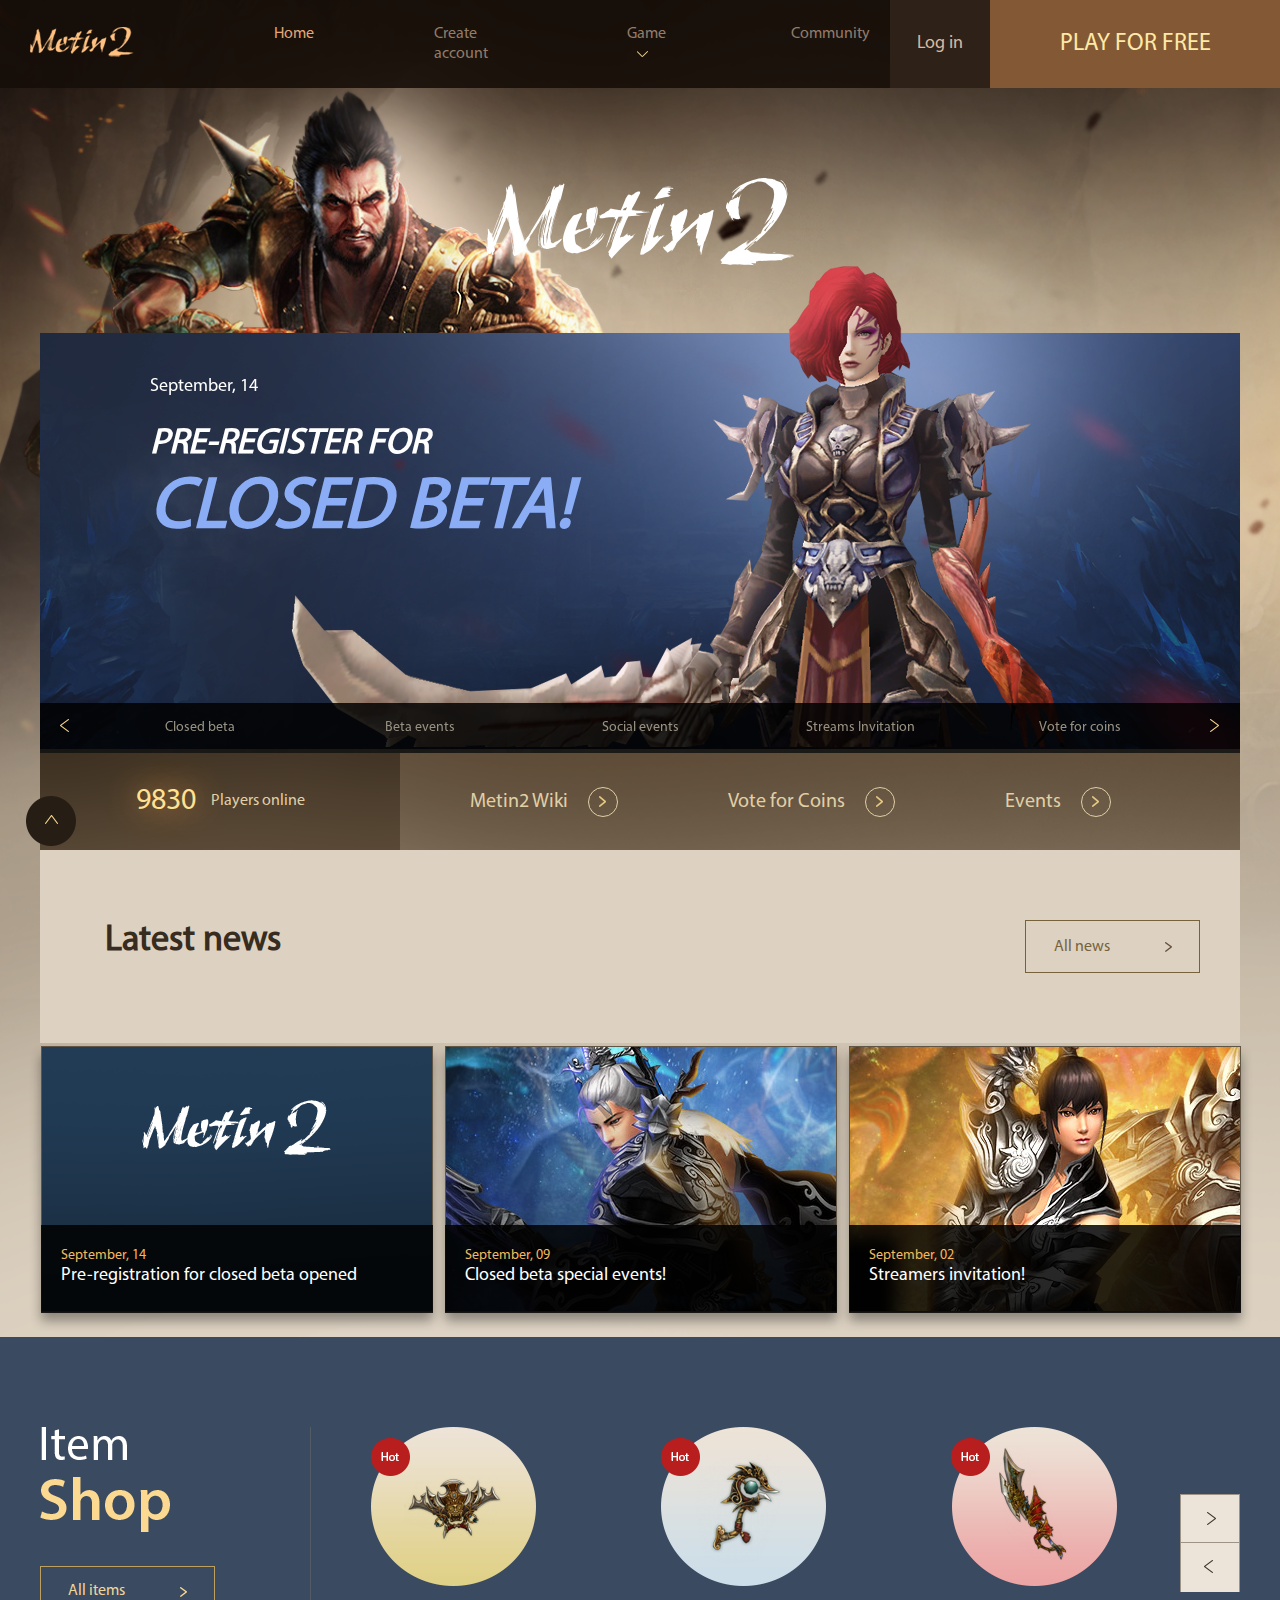
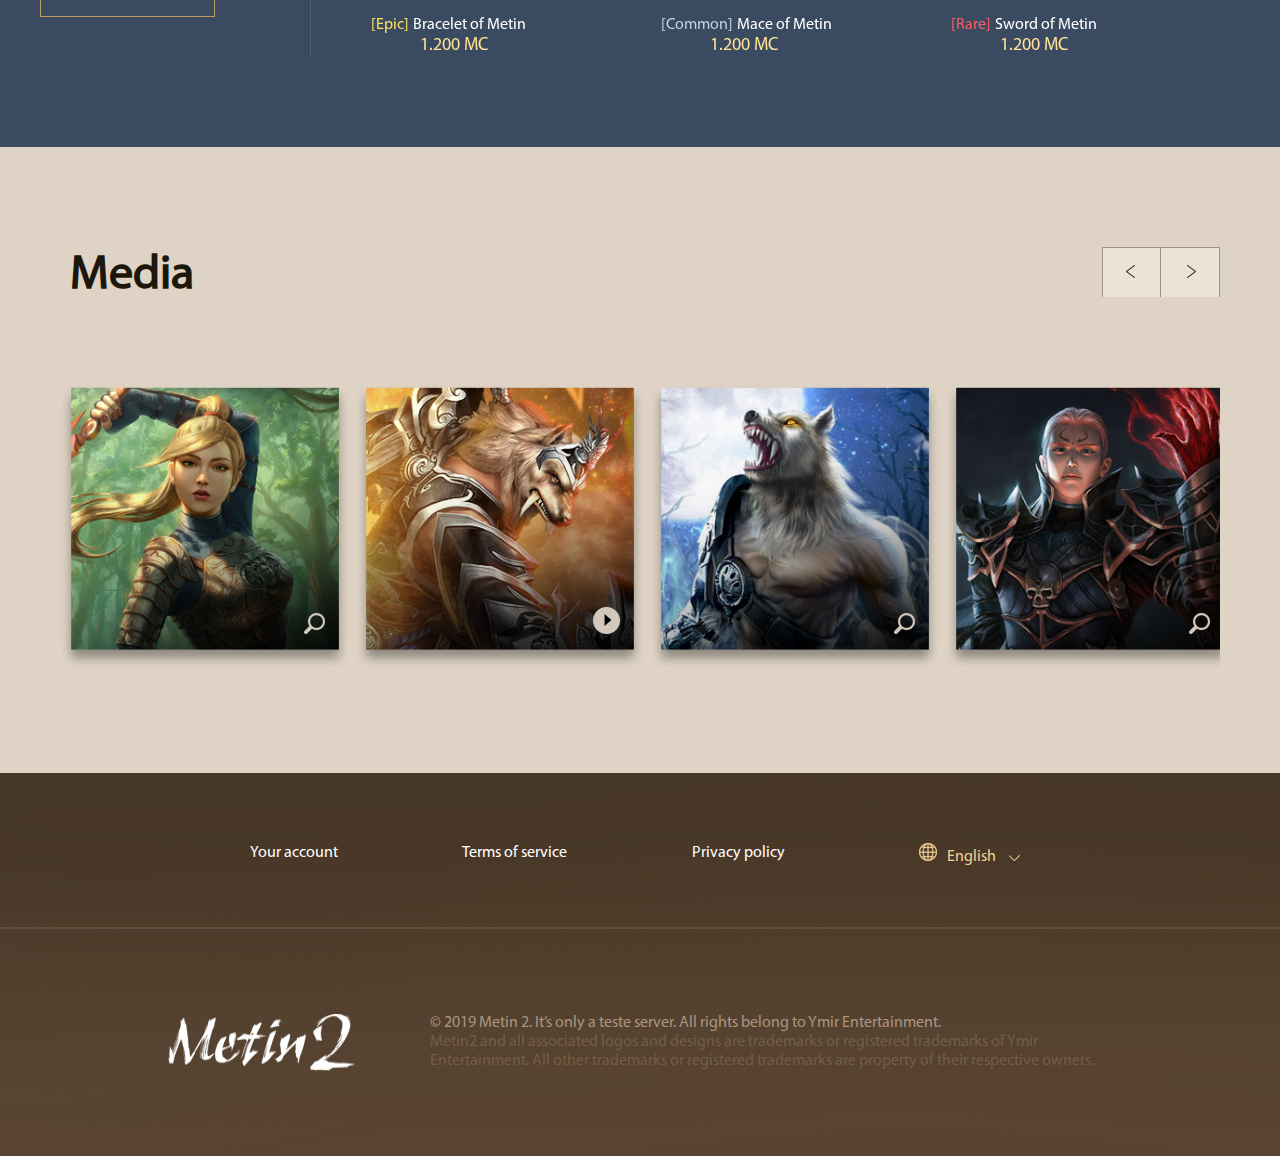
<file: index.html>
<!DOCTYPE html>
<html lang="en">
<head>
    <meta charset="UTF-8">
    <meta name="viewport" content="width=device-width, initial-scale=1.0">
    <link rel="stylesheet" href="css/style.css">
    <title>Metin 2</title>
</head>
<body>
    
    <header class="header" id="header">
        <div class="header__menu">
           <div class="header__logo">
              <a href=""><img src="./images/header-logo.png" alt="logo"></a>
              <div class="header__nav">
                 <div class="header__nav--block"><a class="header__nav--first" href="">Home</a></div>
                 <div class="header__nav--block"><a class="header__nav--link" href="">Create account</a></div>
                 <div class="header__nav--block header__arrow"><a class="header__nav--link" href="">Game<img
                          src="./images/game-arrow.png" alt="arrow"></a>
                    <div class="header__hover">
                       <ul>
                          <a href="">
                             <li>Dota</li>
                          </a>
                          <a href="">
                             <li>WOW</li>
                          </a>
                          <a href="">
                             <li>CSGO</li>
                          </a>
                          <a href="">
                             <li>FIFA 2020</li>
                          </a>
                       </ul>
                    </div>
                 </div>
                 <div class="header__nav--block"><a class="header__nav--link" href="">Community</a></div>
              </div>
           </div>
           <div class="header__buttons">
              <button class="header__buttons--log">Log in</button>
              <button id="button" class="header__buttons--play">Play for free</button>
           </div>
           <div class="header__burger">
              <span></span>
          </div>
          <div class="header__mobile">
           <ul>
              <li><a href="">Home</a></li>
              <li><a href="">Create account</a></li>
              <li><a href="">Game</a></li>
              <li><a href="">Community</a></li>
           </ul>
           <div class="header__mobile--btn">
              <button class="header__buttons--logMob">Log in</button>
              <button class="header__buttons--play">Play for free</button>
           </div>
          </div>
        </div>
     </header>
  
     <div class="main__title">
        <img src="./images/title.png" alt="">
     </div>
  
     <div class="container">
        <section class="info">
           <div class="container">
              <div class="slider">
                 <div class="slider__block">
                    <div class="slider__text">
                       <p class="slider__text--date">September, 14</p>
                       <p class="slider__text--register">Pre-Register for</p>
                        <p class="slider__text--closed">Closed beta!</p>
                    </div>
                    <img src="./images/slider.png" alt="">
                 </div>
                 <div class="slider__block">
                    <div class="slider__text">
                        <p class="slider__text--date">September, 15</p>
                        <p class="slider__text--register">Pre-Register for</p>
                         <p class="slider__text--closed">Closed beta!</p>
                    </div>
                    <img src="./images/slider.png" alt="">
                 </div>
                 <div class="slider__block">
                    <div class="slider__text">
                        <p class="slider__text--date">September, 16</p>
                        <p class="slider__text--register">Pre-Register for</p>
                         <p class="slider__text--closed">Closed beta!</p>
                    </div>
                    <img src="./images/slider.png" alt="">
                 </div>
                 <div class="slider__block">
                    <div class="slider__text">
                        <p class="slider__text--date">September, 17</p>
                        <p class="slider__text--register">Pre-Register for</p>
                         <p class="slider__text--closed">Closed beta!</p>
                    </div>
                    <img src="./images/slider.png" alt="">
                 </div>
                 <div class="slider__block">
                    <div class="slider__text">
                        <p class="slider__text--date">September, 18</p>
                        <p class="slider__text--register">Pre-Register for</p>
                         <p class="slider__text--closed">Closed beta!</p>
                    </div>
                    <img src="./images/slider.png" alt="">
                 </div>
              </div>
  
              <div class="slider__info">
                 <div class="slider__row">
                    <div class="slider__col">
                       <p>Closed beta</p>
                    </div>
                    <div class="slider__col">
                       <p>Beta events</p>
                    </div>
                    <div class="slider__col">
                       <p>Social events</p>
                    </div>
                    <div class="slider__col">
                       <p>Streams Invitation</p>
                    </div>
                    <div class="slider__col">
                       <p>Vote for coins</p>
                    </div>
                 </div>
              </div>
  
           </div>
        </section>
  
        <section class="players">
           <div class="players__main">
              <div class="players__online">
                 <div class="players__online--text">
                    <span class="players__text--num">9830</span><span class="players__text--user">Players online</span>
                 </div>
              </div>
              <div class="players__other">
                 <div class="players__name">
                    <div class="players__name--block">
                        <a href="">Metin2 Wiki <div class="players__circle"><img src="./images/players__arrow.png" alt=""></div></a>
                    </div>
                    <div class="players__name--block">
                       <a href="">Vote for Coins<div class="players__circle"><img src="./images/players__arrow.png" alt=""></div></a>
                    </div>
                    <div class="players__name--block">
                       <a href="">Events<div class="players__circle"><img src="./images/players__arrow.png" alt=""></div></a>
                    </div>
                 </div>
              </div>
           </div>
        </section>
  
        <section class="news">
           <div class="news__main">
              <h3>Latest news</h3>
              <button type="button"> <span class="news__btn--span">All news</span><img class="news__arrow" src="./images/news-arrow.png" alt="">
                 <img class="news__arrow--hover" src="./images/news-arrow-hover.png" alt=""></button>
           </div>
        </section>
  
        <section class="portfolio">
           <div class="portfolio__main">
              <div class="portfolio__block">
                 <img src="./images/portfolio1.png" alt="">
                 <div class="portfolio__block--text">
                    <span>September, 14</span>
                    <p>Pre-registration for closed beta opened</p>
                 </div>
              </div>
              <div class="portfolio__block">
                 <img src="./images/portfolio2.png" alt="">
                 <div class="portfolio__block--text">
                    <span>September, 09</span>
                    <p>Closed beta special events!</p>
                 </div>
              </div>
              <div class="portfolio__block">
                 <img src="./images/portfolio3.png" alt="">
                 <div class="portfolio__block--text">
                    <span>September, 02</span>
                    <p>Streamers invitation!</p>
                 </div>
              </div>
           </div>
        </section>
     </div>
  
     <section class="shop">
        <div class="container">
           <div class="shop__main">
              <div class="shop__all">
                 <img src="./images/shop-logo.png" alt="">
                 <div class="shop__all--btn">
                    <button type="button">All items <img src="./images/shop-arrow.png" alt=""></button>
                 </div>
              </div>
  
              <div class="shop__slider">
                 <div class="shop__slider--item">
                    <img src="./images/shop-item1.png" alt="">
                    <div class="shop__slider--text">
                       <span class="shop__slider--Epic">[Epic]</span>
                       <span class="shop__slider--Name">Bracelet of Metin</span>
                       <p class="shop__slider--num">1.200 MC</p>
                    </div>
                 </div>
                 <div class="shop__slider--item">
                    <img src="./images/shop-item2.png" alt="">
                    <div class="shop__slider--text">
                       <span class="shop__slider--Common">[Common]</span>
                       <span class="shop__slider--Name">Mace of Metin</span>
                       <p class="shop__slider--num">1.200 MC</p>
                    </div>
                 </div>
                 <div class="shop__slider--item">
                    <img src="./images/shop-item3.png" alt="">
                    <div class="shop__slider--text">
                       <span class="shop__slider--Rare">[Rare]</span>
                       <span class="shop__slider--Name">Sword of Metin</span>
                       <p class="shop__slider--num">1.200 MC</p>
                    </div>
                 </div>
                 <div class="shop__slider--item">
                    <img src="./images/shop-item1.png" alt="">
                    <div class="shop__slider--text">
                       <span class="shop__slider--Common">[Common]</span>
                       <span class="shop__slider--Name">Mace of Metin</span>
                       <p class="shop__slider--num">1.200 MC</p>
                    </div>
                 </div>
                 <div class="shop__slider--item">
                    <img src="./images/shop-item2.png" alt="">
                    <div class="shop__slider--text">
                       <span class="shop__slider--Rare">[Rare]</span>
                       <span class="shop__slider--Name">Sword of Metin</span>
                       <p class="shop__slider--num">1.200 MC</p>
                    </div>
                 </div>
              </div>
           </div>
  
        </div>
        </div>
     </section>
  
     <section class="media">
        <div class="media__container">
           <div class="media__main">
              <div class="media__title">Media</div>
              <div class="media__slider">
                 <div class="media__slider--item">
                    <img class="media__slider--img" src="./images/media1.png" alt="">
                    <a href=""><img src="./images/media-search.png" alt=""></a>
                 </div>
                 <div class="media__slider--item">
                    <img class="media__slider--img" src="./images/media2.png" alt="">
                    <a href=""><img src="./images/media-play.png" alt=""></a>
                 </div>
                 <div class="media__slider--item">
                    <img class="media__slider--img" src="./images/media3.png" alt="">
                    <a href=""><img src="./images/media-search.png" alt=""></a>
                 </div>
                 <div class="media__slider--item">
                    <img class="media__slider--img" src="./images/media4.png" alt="">
                    <a href=""><img src="./images/media-search.png" alt=""></a>
                 </div>
                 <div class="media__slider--item">
                    <img class="media__slider--img" src="./images/media1.png" alt="">
                    <a href=""><img src="./images/media-search.png" alt=""></a>
                 </div>
                 <div class="media__slider--item">
                    <img class="media__slider--img" src="./images/media3.png" alt="">
                    <a href=""><img src="./images/media-search.png" alt=""></a>
                 </div>
                 <div class="media__slider--item">
                    <img class="media__slider--img" src="./images/media4.png" alt="">
                    <a href=""><img src="./images/media-search.png" alt=""></a>
                 </div>
              </div>
           </div>
        </div>
     </section>
  
     <footer class="footer">
        <div class="footer__container">
           <div class="footer__nav">
              <div class="footer__nav--block"><a class="footer__nav--link" href="">Your account</a></div>
              <div class="footer__nav--block"><a class="footer__nav--link" href="">Terms of service</a></div>
              <div class="footer__nav--block"><a class="footer__nav--link" href="">Privacy policy</a></div>
              <div class="footer__nav--block footer__nav--arrow">
                 <span class="footer__nav--link footer__nav--linkLang">
                    <img src="./images/footer-lang.png" alt="">English 
                    <img src="./images/footer-arrow.png" alt="">
                 </span>
                 <div class="footer__hover">
                    <ul>
                       <a href="">
                          <li>French</li>
                       </a>
                       <a href="">
                          <li>Spanish</li>
                       </a>
                       <a href="">
                          <li>German</li>
                       </a>
                       <a href="">
                          <li>Swedish</li>
                       </a>
                    </ul>
                 </div>
              </div>   
           </div>
        </div>
        <div class="footer__info">
           <img src="./images/footer-logo.png" alt="">
           <div class="footer__info--text">
              <p class="footer__info--textMain">© 2019 Metin 2. It’s only a teste server. All rights belong to Ymir Entertainment.</p>
              <p class="footer__info--textOther">Metin2 and all associated logos and designs are trademarks or registered trademarks of 
                 Ymir Entertainment. All other trademarks or registered trademarks are property of their respective
                 owners.
              </p>
           </div>
        </div>
     </footer>
  
     <div class="scroll">
        <a class="scroll__link" href="#header"><img src="./images/scroll.png" alt=""></a>
     </div>
  
  
     <script src="https://code.jquery.com/jquery-3.5.1.min.js"></script>
     <script src="js/slick.min.js"></script>
     <script src="js/main.js"></script>
</body>
</html>
</file>
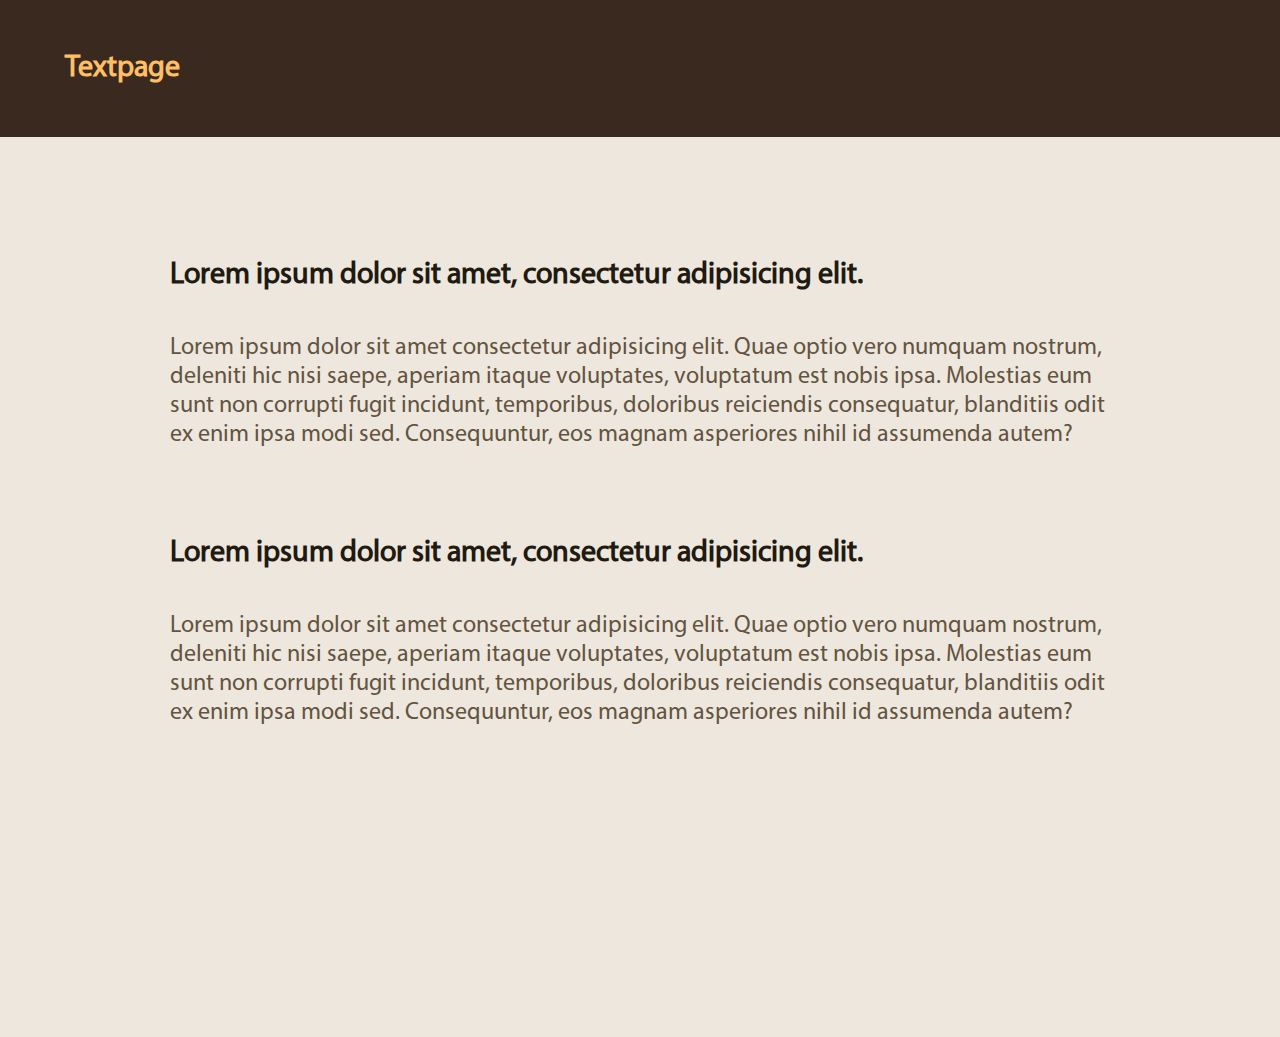
<file: textPage/textPage.html>
<!DOCTYPE html>
<html lang="en">
<head>
    <meta charset="UTF-8">
    <meta name="viewport" content="width=device-width, initial-scale=1.0">
    <title>Document</title>
    <link rel="stylesheet" href="css/style.css">
</head>
<body>

    <header class="header">
        <h1>Textpage</h1>
    </header>
    <section class="main">
        <div class="container">
            <div class="main__text">
                <h4>Lorem ipsum dolor sit amet, consectetur adipisicing elit.</h4>
                <p>Lorem ipsum dolor sit amet consectetur adipisicing elit. Quae optio vero numquam nostrum, deleniti hic nisi saepe, aperiam itaque voluptates, voluptatum est nobis ipsa. Molestias eum sunt non corrupti fugit incidunt, temporibus, doloribus reiciendis consequatur, blanditiis odit ex enim ipsa modi sed. Consequuntur, eos magnam asperiores nihil id assumenda autem?</p>
            </div>
            <div class="main__text">
                <h4>Lorem ipsum dolor sit amet, consectetur adipisicing elit.</h4>
                <p>Lorem ipsum dolor sit amet consectetur adipisicing elit. Quae optio vero numquam nostrum, deleniti hic nisi saepe, aperiam itaque voluptates, voluptatum est nobis ipsa. Molestias eum sunt non corrupti fugit incidunt, temporibus, doloribus reiciendis consequatur, blanditiis odit ex enim ipsa modi sed. Consequuntur, eos magnam asperiores nihil id assumenda autem?</p>
            </div>
        </div>
    </section>
    
</body>
</html>
</file>
<file: css/style.css>
@charset "UTF-8";

/*Обнуление*/
* {
    padding: 0;
    margin: 0;
    border: 0;
}

*,
*:before,
*:after {
    box-sizing: border-box;
}

:focus,
:active {
    outline: none;
}

a:focus,
a:active {
    outline: none;
}

html, body {
    overflow-x: hidden;
}

nav,
footer,
header,
aside {
    display: block;
}

input,
button,
textarea {
    font-family: inherit;
}

input::-ms-clear {
    display: none;
}

button {
    cursor: pointer;
}

button::-moz-focus-inner {
    padding: 0;
    border: 0;
}

a,
a:visited {
    text-decoration: none;
}

a:hover {
    text-decoration: none;
}

ul li {
    list-style: none;
}

h1,
h2,
h3,
h4,
h5,
h6 {
    font-size: inherit;
    font-weight: inherit;
}

/*--------------------*/

/* Fonts */

@font-face {
    font-family: 'Myriad Pro';
    src: url(../fonts/MyriadPro-Regular.otf);
}

/*--------------------*/


body {
    background: url(../images/bg.png) no-repeat;
    background-size: cover;
    position: relative;
}

.header {
    background: url(../images/header-bg.png);
    background-size: cover;
    padding: 0px 0px 0px 30px;
    top: 0;
    width: 100%;
}
    .header__mobile {
        position: absolute;
        background-color: #1b120c;
        width: 100%;
        height: 100%;
        left: 0;
        top: -100%;
        z-index: 9999;
        padding: 20px;
        transition: all 0.2s ease 0s;  
    }
    .header__mobile li {
        margin-bottom: 20px;
    } 
    .header__mobile a {
        color: #ffe9a7;
        font-size: 34px;
        font-family: 'Myriad Pro';  
    }  
    .header__mobile--btn {
        display: flex;
        justify-content: space-between;
    }
    .header__mobile.active {
        top: 0;    
    }
    .header__burger {
        display: none;
        z-index: 10000;    
    }
    .header__burger.active span {
        transform: scale(0);
    }
    .header__burger.active:before {
        transform: rotate(45deg);
        top: 9px;
    }
    .header__burger.active:after {
        transform: rotate(-45deg);
        bottom: 9px;
    }
    .header__burger:before,
    .header__burger:after {
        content: '';
        background-color: #ffe9a7;
        position: absolute;
        width: 100%;
        height: 2px;
        left: 0;    
        transition: all 0.2s ease 0s;      
    }
    .header__burger span {
        background-color: #ffe9a7;
        position: absolute;
        width: 100%;
        height: 2px;
        top: 9px;  
        transition: all 0.2s ease 0s;        
    }
    .header__burger:before {
        top: 0;
    }
    .header__burger::after {
        bottom: 0;
    }

    .header__menu {
        display: flex;
        justify-content: space-between;
        align-items: center;
        max-height: 88px;
    }

    .header__logo {
        display: flex;
        align-items: center;
        padding: 30px 0 30px 0;
    }

    .header__nav {
        display: flex;
        margin-left: 120px;
        position: relative;
        padding: 0 20px 0 20px;
    }
    .header__nav--first {
            font-family: 'Myriad Pro';
            color: #e4a673;
        }
    .header__nav--link {
            font-family: 'Myriad Pro';
            color: #927b69;
    }
    .header__nav--link:hover {
        color: #e4a673;
    }
    .header__nav--block {
            margin-right: 120px;
        }
    .header__nav--block:last-child {
            margin-right: 0;
        }
        .header__arrow {
        display: flex;
        align-items: center;
        }
        .header__arrow:hover .header__hover {
            opacity: 1;
            visibility: visible;
        }
        .header__arrow img {
            margin-left: 10px;
        }

    .header__hover {
        position: absolute;
        top: 100%;
        left: 50%;
        background-color: #19110b;
        box-shadow: 0px 8px 16px 0px rgba(0, 0, 0, 0.2);
        min-width: 50%;
        padding: 50px 50px 0 50px;
        z-index: 2;
        font-family: 'Myriad Pro';
        opacity: 0;
        visibility: hidden;
        transition: .55s opacity, .55s visibility;
    }
    .header__hover ul {
        display: flex;
        flex-direction: column;    
    }
    .header__hover a {
        font-size: 17px;
        text-transform: uppercase;
        letter-spacing: 3px;
        color: #e4a673;
        margin-bottom: 20px;     
    }
    .header__hover a:hover {
            color: #fff;
        }
    
    .header__buttons {
        display: flex;
        max-height: 88px;
    }
    .header__buttons--log {
            background-color: #2d2118;
            min-width: 100px;
            font-size: 18px;
            min-height: -webkit-fill-available;
            color: #dbb89e;
            font-family: 'Myriad Pro';
        }
        .header__buttons--log:hover {
            background-color: #3e1918;
        }
        .header__buttons--logMob {
            background-color: #2d2118;
            height: 88px;
            min-width: 290px;
            font-size: 18px;
            color: #dbb89e;
            font-family: 'Myriad Pro';
        }
        .header__buttons--play {
            background-color: #835834;
            color: #ffe9a7;
            height: 88px;
            font-size: 24px;
            text-transform: uppercase;
            font-family: 'Myriad Pro';

            min-width: 290px;
        }
        .header__buttons--play:hover {
            background-color: #1a110b;   
        }

.main__title {
    display: flex;
    justify-content: center;
    margin-top: 90px;
}
.container {
    margin: 0 auto;
    position: relative;
    max-width: 1200px;
}

/* Slider */

.slider__block {
    position: relative;
    cursor: pointer;
}
.slider__text {
        position: absolute;
        top: 110px;
        left: 110px;
}
.slider__text--date {
            font-size: 18px;
            color: #fff;
            font-family: 'Myriad Pro';
            margin-bottom: 25px;
        }
.slider__text--register {
    color: #fff;
    font-family: 'Myriad Pro';
    text-transform: uppercase;
    font-weight: 600;
    font-style: italic;
    font-size: 36px;
}
.slider__text--closed {
    color: #8aadf5;
    font-family: 'Myriad Pro';
    text-transform: uppercase;
    font-weight: 600;
    font-style: italic;
    font-size: 72px;
    margin-bottom: 30px;
}
.slider {
    position: relative;
}

.slick-track{
	display: flex;
    align-items: flex-start;
}
.slick-list {
	overflow: hidden;
}

.slider .slick-arrow{
    position: absolute;
    bottom: 6%;
    z-index: 9999;
    font-size: 0;
    width: 10px;
    height: 14px;
    cursor: pointer;
}

.slider .slick-dots{
    display: flex;
}
.slider .slick-dots li{
    margin: 0 20px;
}
.slider .slick-dots button{
    font-size: 0;
}
.slider__info {
    position: absolute;
    left: 0;
    bottom: 0;
    width: 100%;
    z-index: 999;
    background-color: rgba(1,1,1,0.85);
}
.slider__col {
    display: flex;
    align-items: center;
    justify-content: center;
    height: 50px;
    cursor: pointer;
}
.slider__col p {
    font-size: 14px;
    font-family: 'Myriad Pro';
    color: #979183;  
} 
.slider__col:hover {
    background-color: #221d18;
}
.slider .slick-arrow.slick-prev {
    bottom: 20px;
    left: 20px;
    z-index: 9998;
    background: url(../images/arrow-left.png) 0 0 no-repeat;
}
.slider .slick-arrow.slick-prev:hover {
    background: url(../images/arrow-left-hover.png) 0 0 no-repeat;
}
.slider .slick-arrow.slick-next {
    background: url(../images/arrow-right.png) 0 0 no-repeat;
    z-index: 9998;
    bottom: 20px;
    right: 20px;
}
.slider .slick-arrow.slick-next:hover {
    background: url(../images/arrow-right-hover.png) 0 0 no-repeat;
}

/* Players */

.players__main {
    display: flex;
}

.players__online {
    background: url(../images/players-online.png) no-repeat;
    width: 360px;
    padding: 30px 0 30px 0;
    display: flex;
    align-items: center;
    justify-content: center;
}
.players__online--text {
    display: flex;
    align-items: center;
}
.players__text--num {
    font-size: 30px;
    font-family: 'Myriad Pro';
    text-shadow: 0px 0px 32px rgba(255,162,79,1);
    color: #ffe293;
}
.players__text--user {
    margin-left: 15px;
    color: #e0cfa7;
    font-size: 16px;
    font-family: 'Myriad Pro';
}

.players__other {
    background: url(../images/players-other-bg.png) no-repeat;
    width: 840px;
    display: flex;
    align-items: center;
    justify-content: center;
}
.players__name {
    display: flex;
    margin-left: 50px;
}
.players__name--block a {
    display: flex;
    align-items: center;
    margin-right: 110px;
    color: #e0cfa7;
    font-family: 'Myriad Pro';
    font-size: 20px;  
}
.players__circle {
    border: 1px solid #e0cfa7;
    border-radius: 50%;
    width: 30px;
    height: 30px;
    margin-left: 20px;
    display: flex;
    align-items: center;
    justify-content: center;
}
.players__name--block a:hover img {
    margin-left: 20px;
    transition: all 0.2s ease-in;
}
.players__name--block img {
    
}
/* News */

.news {
    background-color: #ddd2c2;
}
.news__main {
    display: flex;
    justify-content: space-between;;
    padding: 70px 40px 70px 65px; 
}
.news__main h3 {
    color: #382c1e;
    font-size: 36px;
    font-weight: 600;
    font-family: 'Myriad Pro';
}
.news__btn--span {
    margin-top: 2px;
}
.news__main button {
    background-color: transparent;
    border: 1px solid #76633a;
    padding: 15px 0 15px 0;
    min-width: 175px;
    font-size: 16px;
    display: flex;
    justify-content: space-around;
    align-items: center;
    color: #76633a;
    font-family: 'Myriad Pro';
    transition: all 0.2s ease-in;
}
.news__main button:hover {
    color: #fcd3a0;
    background-color: #867055;
}
.news__main button:hover .news__arrow {
    display: none;
}
.news__main button:hover .news__arrow--hover {
    display: block;
}
.news__arrow--hover {
    display: none;
}

/* Portfolio */

.portfolio__main {
    display: flex;
    margin-left: -11px;
}
.portfolio__block {
    position: relative;
    max-width: 400px;
    margin-right: 4px;
    cursor: pointer;
}
.portfolio__block:hover .portfolio__block--text {
    height: 50%;
    transition: all 0.2s ease-in;
}

.portfolio__block--text {
    background-color: rgba(1,1,1,0.85);
    position: absolute;
    bottom: 8%;
    left: 3%;
    height: 30%;
    width: 98%;
    padding: 20px;
}
.portfolio__block--text span {
    color: #f1b85f;
    font-size: 14px;
    font-family: 'Myriad Pro';
    margin-bottom: 10px;
}
.portfolio__block--text p {
    font-size: 18px;
    color: #fff;
    font-family: 'Myriad Pro';
}
/* Shop */

.shop {
    background-color: #3a4a61;
}
.shop__main {
    display: flex;
    min-width: 0;
    padding: 90px 0;   
}
.shop__all--btn {
    margin-top: 30px;  
}
.shop__all--btn button {
    background-color: transparent;
    border: 1px solid #bd9f60;
    padding: 15px 0 15px 0;
    min-width: 175px;
    font-size: 16px;
    display: flex;
    justify-content: space-around;
    align-items: center;
    color: #f0d498;
    font-family: 'Myriad Pro';
    transition: all 0.2s ease-in;
}
.shop__all--btn button:hover {
    background-color: #867055;
}
.shop__slider--num {
    font-size: 18px;
    font-family: 'Myriad Pro';
    color: #ffe294;
    max-width: 165px;
    text-align: center;
}

 /* Shop Slider */
.slick-slider{
	min-width: 0;
}
.shop__slider--text {
    margin-top: 25px;
}
.shop__slider .slick-dots {
    display: flex;
    justify-content: center;
    margin-top: 20px;
}
.shop__slider .slick-dots li {
    margin-right: 10px;
}
.shop__slider .slick-dots button {
    font-size: 0;
    width: 10px;
    height: 10px;
    background-color: #fff;
    border-radius: 50%; 
}

.shop__slider {
    position: relative;
    margin-left: 95px;
    padding-left: 60px;
    border-left: 1px solid #535b67;
}
.shop__slider--Epic {
    color: #fbe05f;
    font-family: 'Myriad Pro';
}
.shop__slider--Common {
    color: #bcd3e1;
    font-family: 'Myriad Pro';
}
.shop__slider--Rare {
    font-family: 'Myriad Pro';
    color: #fb5f63;
}
.shop__slider--Name {
    color: #fff;
    font-family: 'Myriad Pro';
}
.shop__slider .slick-arrow {
    position: absolute;
    top: 50%;
    font-size: 0;
    z-index: 10;
    width: 60px;
    height: 50px;
    transition: all 0.2s ease-in;
}
.shop__slider .slick-arrow.slick-prev {
    top: 29%;
    right: 0;
    background: url(../images/shop-item-arrowR.png) 0 0 no-repeat;
}
.shop__slider .slick-arrow.slick-prev:hover {
    background: url(../images/shop-item-hover-arrowR.png) 0 0 no-repeat;
}
.shop__slider .slick-arrow.slick-next {
    background: url(../images/shop-item-arrowL.png) 0 0 no-repeat;
    right: 0;
}
.shop__slider .slick-arrow.slick-next:hover {
    background: url(../images/shop-item-hover-arrowL.png) 0 0 no-repeat;
}

/* Media */

.media {
    margin-bottom: 100px;
}

.media__title {
    color: #1c170d;
    font-family: 'Myriad Pro';
    font-size: 48px;
    font-weight: 600;
    margin: 100px 0 80px 10px;    
}
.media__main {
    position: relative;
}
.media__container {
    margin: 0 auto;
    position: relative;
    max-width: 1200px;
    padding: 0 20px 0 20px;
}

.media__slider .slick-arrow {
    position: absolute;
    top: 50%;
    font-size: 0;
    z-index: 10;
    width: 60px;
    height: 50px;
    transition: all 0.2s ease-in;
}

.media__slider .slick-arrow.slick-prev {
    top: 0;
    right: 5%;
    background: url(../images/shop-item-arrowL.png) 0 0 no-repeat;
}
.media__slider .slick-arrow.slick-prev:hover {
    background: url(../images/shop-item-hover-arrowL.png) 0 0 no-repeat;
}
.media__slider .slick-arrow.slick-next {
    background: url(../images/shop-item-arrowR.png) 0 0 no-repeat;
    top: 0;
    right: 0;
}
.media__slider .slick-arrow.slick-next:hover {
    background: url(../images/shop-item-hover-arrowR.png) 0 0 no-repeat;
}
.media__slider--img {
    width: 290px;
}
.media__slider--item {
    position: relative;
    margin-right: 5px;
}
.media__slider--item a {
    position: absolute;
    bottom: 35px;
    right: 25px;
}
.media__slider--item a:hover {
    transform: scale(1.2);
    transition: all 0.2s ease-in; 
}

/* Footer */

.footer {
    background: url(../images/footer-bg.png) no-repeat;
    background-size: cover;
    position: relative;
}
.footer__container {
    border-bottom: 2px solid #614f3b;
}
.footer__nav {
    max-width: 820px;
    margin: 0 auto;
    padding: 70px 20px 60px 20px;
    display: flex;
    justify-content: space-between;
}
.footer__nav--link {
    color: #fff;
    font-family: 'Myriad Pro';
    font-size: 16px;   
}
.footer__nav--linkLang {
    color: #f1d296;
}
.footer__nav--linkLang img {
    margin: 0 10px 0 10px; 
}
.footer__info {
    margin: 0 auto;
    max-width: 985px;
    padding: 85px 20px 85px 20px;
    display: flex;  
}
.footer__info--text {
    margin-left: 75px;
}
.footer__info--textMain {
    font-size: 16px;
    font-family: 'Myriad Pro';
    color: #aa957e;
}
.footer__info--textOther {
    font-size: 16px;
    font-family: 'Myriad Pro';
    color: #735d45;
}
.footer__hover {
    position: absolute;
    top: 26%;
    left: 64.5%;
    height: 74%;
    background-color: #19110b;
    box-shadow: 0px 8px 16px 0px rgba(0, 0, 0, 0.2);
    padding: 30px 50px 20px 20px;
    z-index: 2;
    opacity: 0;
    visibility: hidden;
    font-family: 'Myriad Pro';
    transition: .55s opacity, .55s visibility;
}
.footer__hover.active {
    position: absolute;
    top: 26%;
    left: 64.5%;
    height: 74%;
    background-color: #19110b;
    box-shadow: 0px 8px 16px 0px rgba(0, 0, 0, 0.2);
    padding: 30px 50px 20px 20px;
    z-index: 2;
    opacity: 1;
    visibility: visible;
    font-family: 'Myriad Pro';
    transition: .55s opacity, .55s visibility;
}

.footer__hover a {
    font-family: 'Myriad Pro';
    color: #f1d296;
}
.footer__hover a:hover {
    color: #fff;
}
.footer__hover li {
    margin-bottom: 10px;
}

.scroll img {
    position: fixed;
    bottom: 6%;
    left: 2%;
    z-index: 999;
}


/* Media */

@media (max-width: 1200px) {
    .header__nav {
        margin-left: 60px;
    }
    .header__nav--block {
        margin-right: 60px; 
    }
    .portfolio__block img {
        width: 100%;
    }
    .portfolio__block--text {
        width: 94%;
    }
}
@media (max-width: 1120px) {
    .media__slider .slick-arrow.slick-prev {
        right: 10%;
    }
}
@media (max-width: 1070px) {
    .shop__main {
        display: block;
    }
    .shop__all {
        margin: 0 auto;
        max-width: fit-content;
        padding: 0 0 20px 0;
    }
    .shop__slider {
        border-left: none;
        margin-left: 0;
        padding-left: 0;
    }
}

@media (max-width: 1020px) {
    .portfolio__block--text {
        bottom: 9%;
        left: 3%;
    }
    .portfolio__block--text span {
        font-size: 12px;
    }
    .portfolio__block--text {
        padding: 10px;
    }
    .portfolio__block--text p {
        font-size: 14px;
    }
}

@media (max-width: 950px) {
    body.lock {
        overflow-y: hidden;
    }
    .header {
        padding: 0 10px 0 10px;
    }
    .header__nav {
        display: none;
    }
    .header__burger {
        display: block;
        position: relative;
        width: 30px;
        height: 20px;   
    }
    .header__buttons {
        display: none;
    }

    .players__main {
        display: block;
    }
    .players__online {
        background-size: cover;
        width: 100%;
    }
    .players__online--text {
        justify-content: space-around;
    }
    .players__other {
        width: 100%;
        display: block;
        padding: 20px;
    }
    .players__name--block {
        margin-bottom: 10px;
    }
    .players__name--block:last-child {
        margin-bottom: 0;
    }
    .players__name {
        display: block;
        margin-left: 0;
    }
}

@media (max-width: 747px) {
    .portfolio__main {
        display: block;
        margin: 0 auto;
        max-width: fit-content;
        padding: 20px;
    }
}

@media (max-width: 650px) {
    .slider__col {
        padding: 0 10px 0 10px;
    }
    .slider__col p {
        font-size: 10px;
    }
}
@media (max-width: 640px) {
    .media__slider .slick-arrow.slick-prev {
        right: 20%;
    }
}
@media (max-width: 600px) {
    .header__mobile--btn {
        display: block;
    }
    .header__buttons--logMob {
        margin-bottom: 20px;
    }
}
@media (max-width: 580px) {
    .shop__slider {
        font-size: 12px;
        text-align: center;
    }
    .slider__text {
        top: 110px;
        left: 30px;
    }
    .shop__slider--num {
        max-width: none;
        font-size: 14px;
    }
    .footer__nav {
        display: block;
        margin: 0 auto;
        text-align: center;
        max-width: fit-content;
    }
    .footer__nav--block {
        margin-bottom: 20px;
    }
    .footer__info {
        display: block;
        padding: 35px 20px;
    }
    .footer__info--text {
                  margin-left: 0;
            margin-top: 20px;  
    }
}

@media (max-width: 500px) {
    .news__main {
        display: block;
    }
}
</file>
<file: textPage/css/style.css>
* {
    padding: 0;
    margin: 0;
    border: 0;
}

*,
*:before,
*:after {
    box-sizing: border-box;
}

html, body {
    font-family: 'Myriad Pro';
}

/* Fonts */

@font-face {
    font-family: 'Myriad Pro';
    src: url(../fonts/MyriadPro-Regular.otf);
}

/* Header */

.header {
    background-color: #39291e;
    padding: 50px 0 50px 65px;
}
.header h1 {
    font-size: 30px;
    color: #ffbf67;
}
.main {
    background-color: #eee7dd;
    height: 100vh;
    padding: 120px 20px 0 20px;
}
.main__text h4 {
    font-size: 30px;
    color: #211a11;
    margin-bottom: 40px;
}
.main__text p {
    color: #625441;
    font-size: 24px;
    padding-bottom: 85px;
}
.container {
    margin: 0 auto;
    max-width: 940px;
}

/* Media */

@media (max-width: 700px) {
    .main {
        height: auto;
    }
}

@media (max-width: 400px) {
    .main {
        padding: 80px 20px 0 20px;
    }
    .main__text p {
        font-size: 22px;
    }
}
</file>
